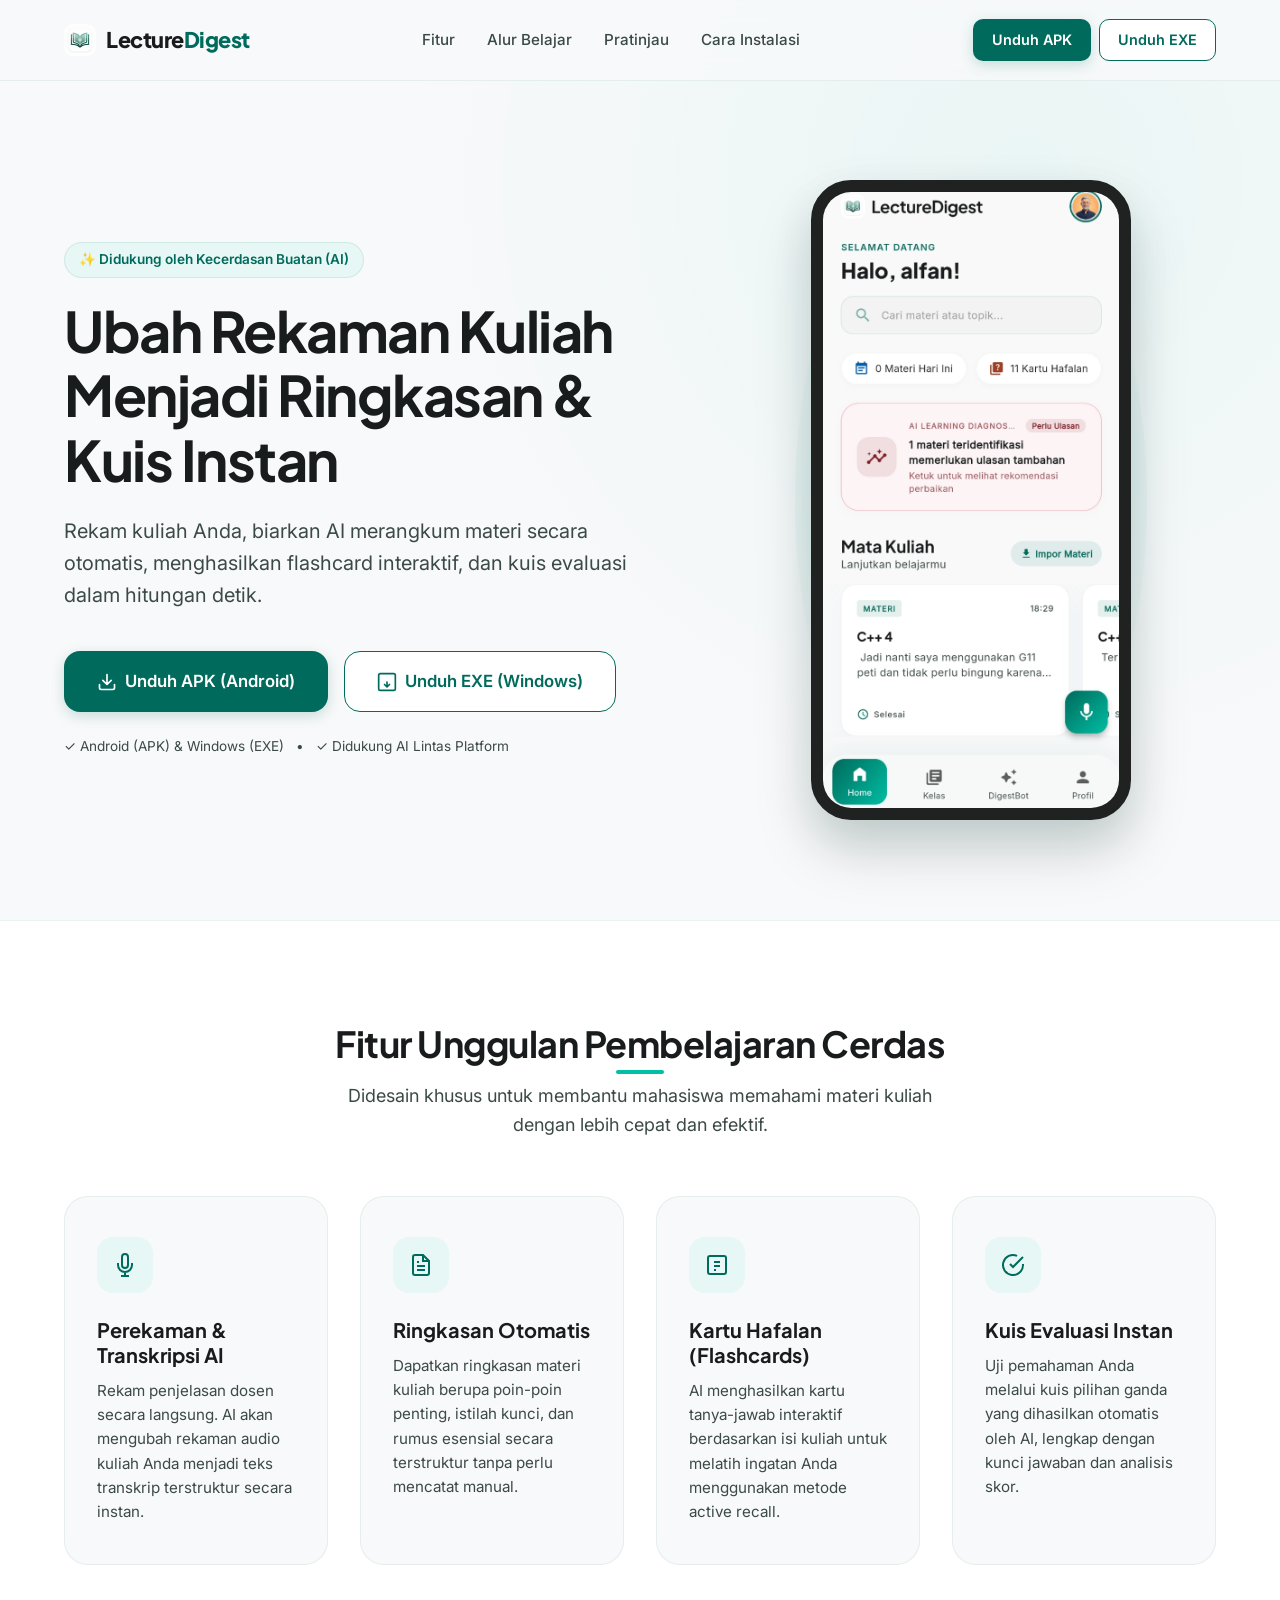
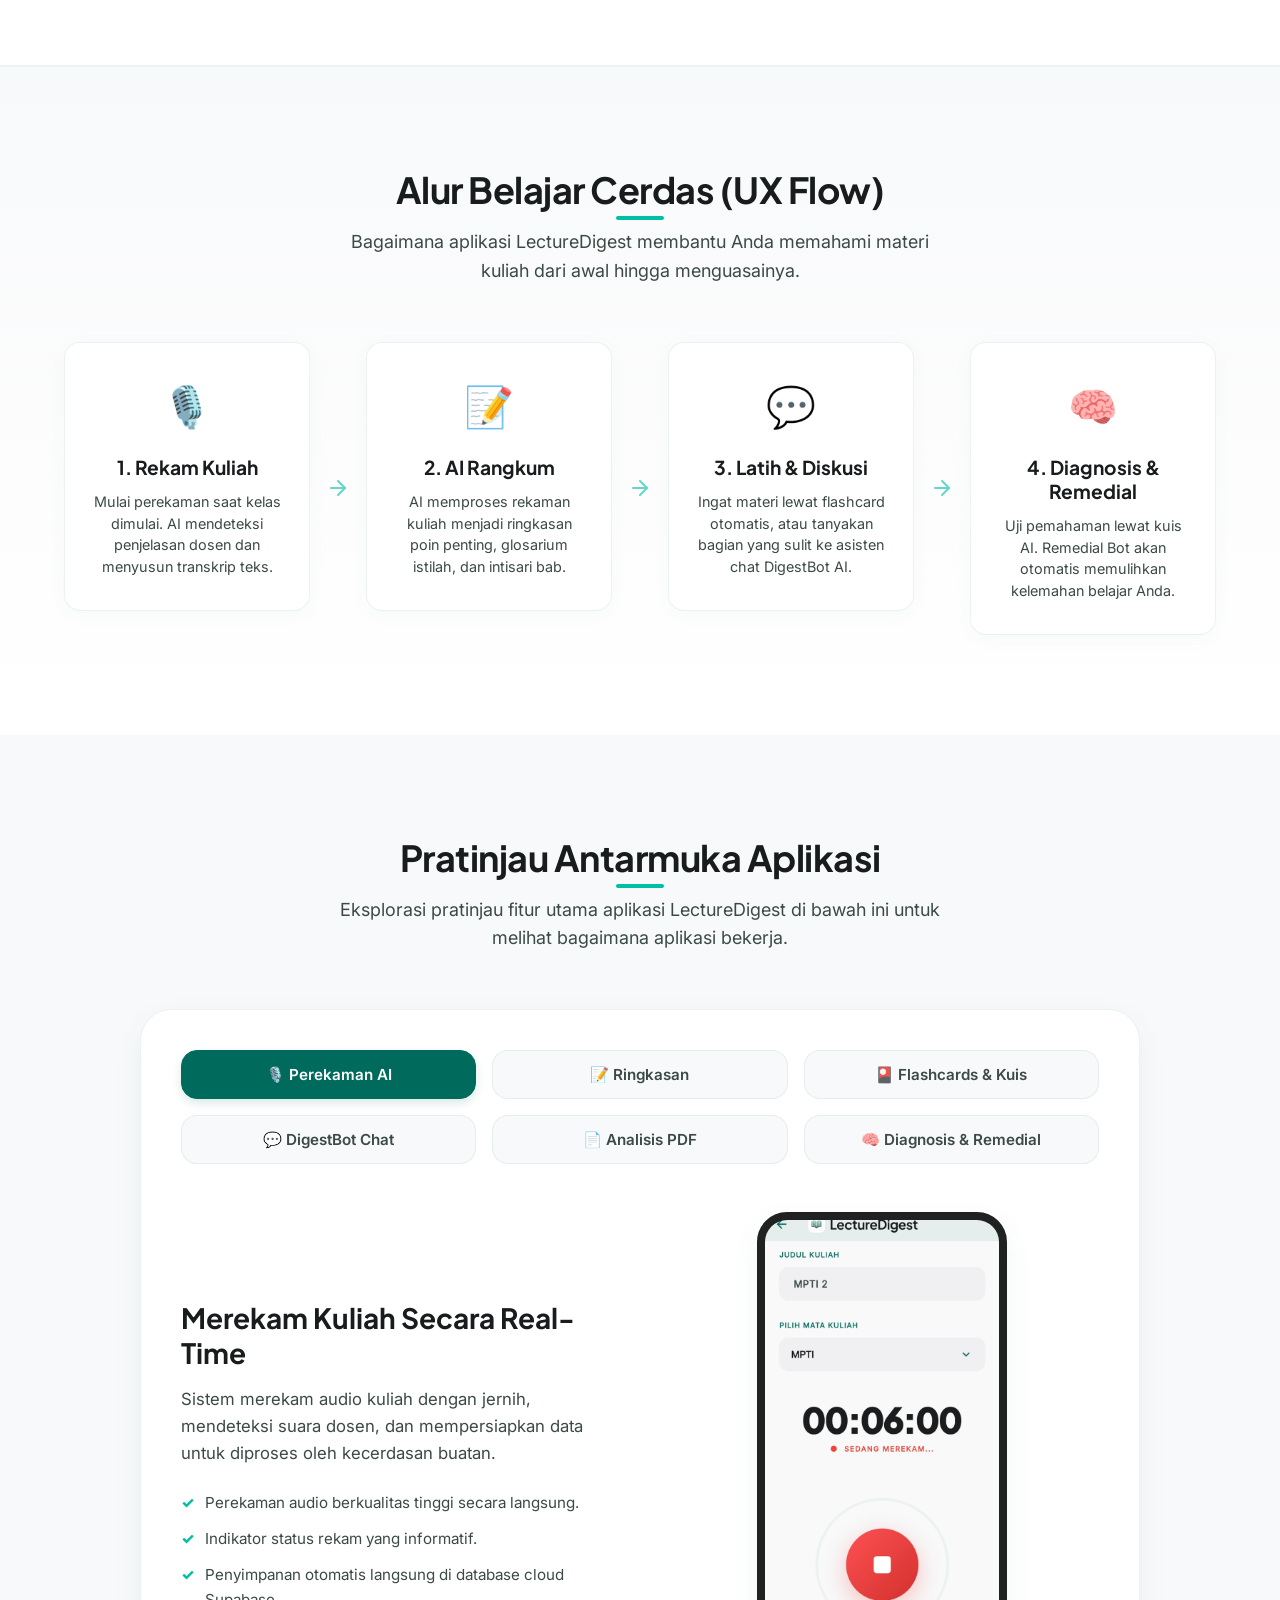
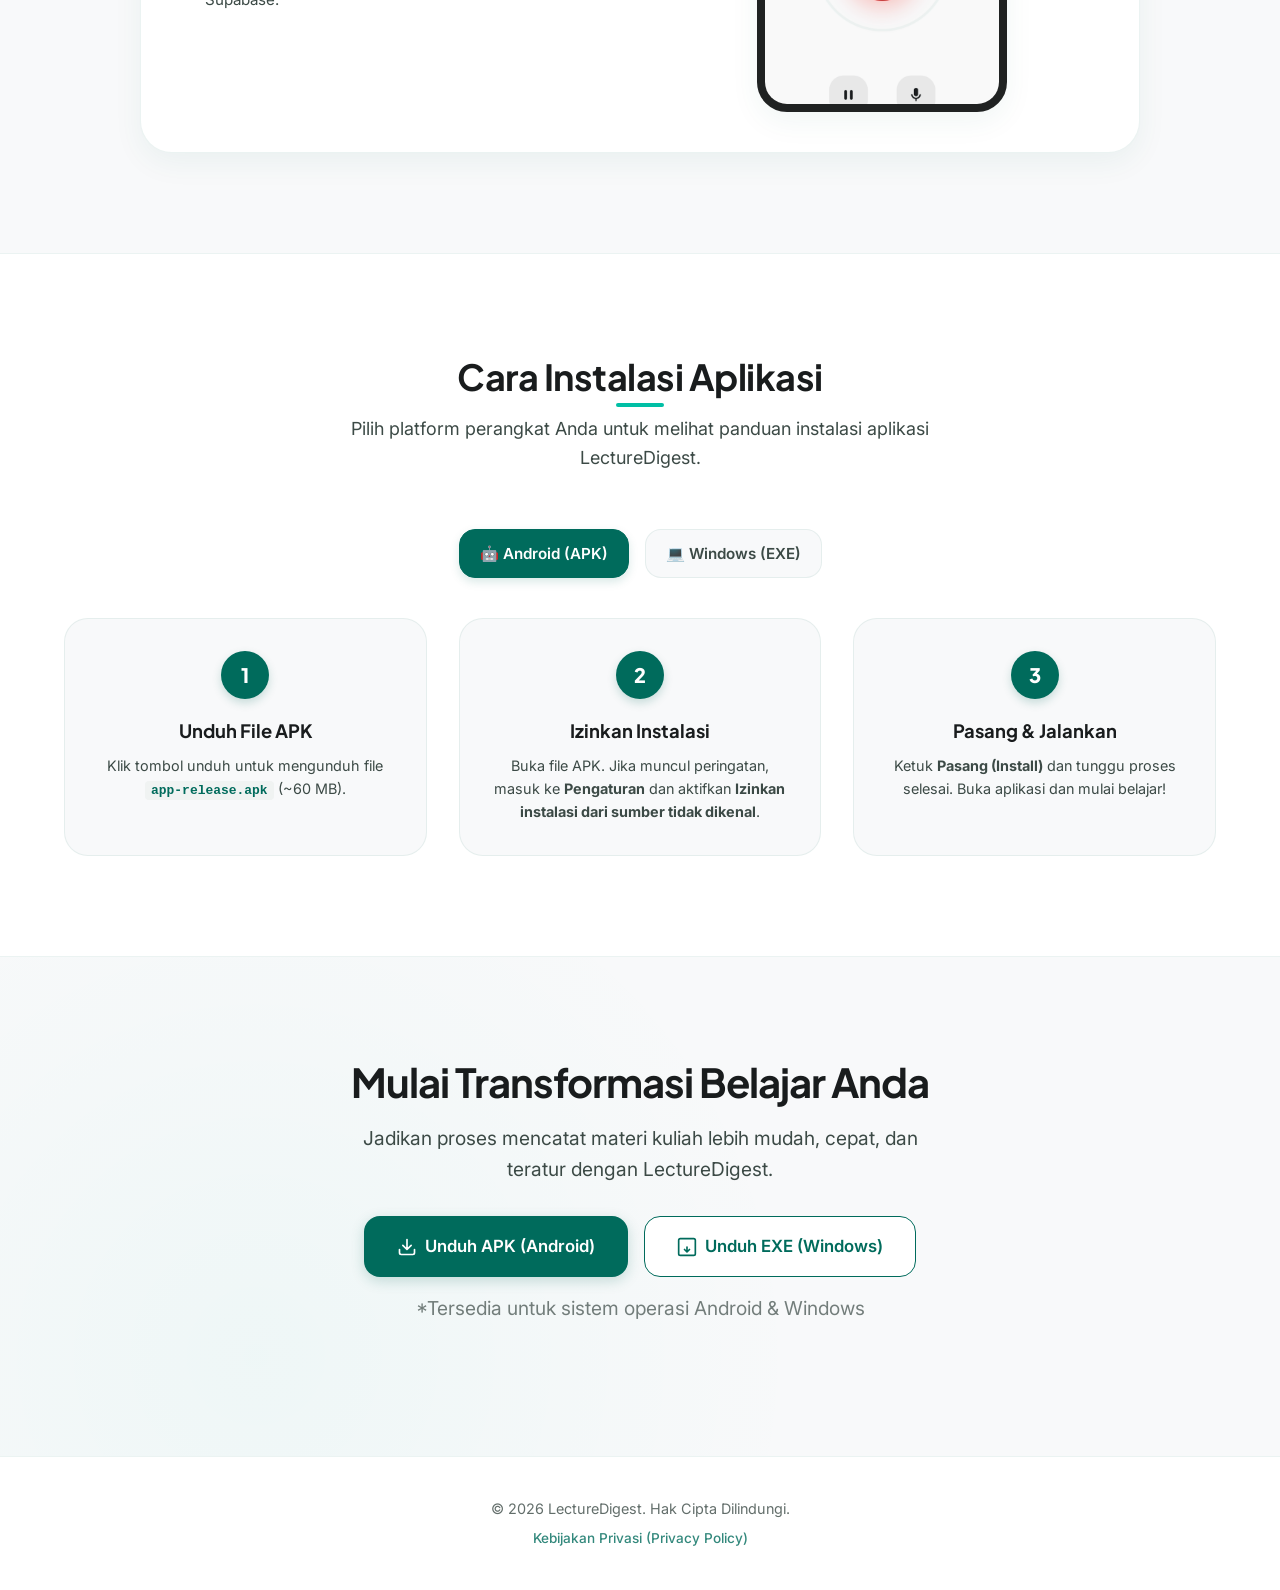
<file: index.html>
<!DOCTYPE html>
<html lang="id">
<head>
    <meta charset="UTF-8">
    <meta name="viewport" content="width=device-width, initial-scale=1.0">
    <title>LectureDigest - Rangkum Kuliah Otomatis dengan AI</title>
    <meta name="description" content="LectureDigest adalah aplikasi Flutter cerdas yang membantu mahasiswa merangkum materi kuliah secara otomatis menggunakan AI. Rekam, buat transkrip, flashcard, dan kuis secara instan.">
    
    <!-- Google Fonts -->
    <link rel="preconnect" href="https://fonts.googleapis.com">
    <link rel="preconnect" href="https://fonts.gstatic.com" crossorigin>
    <link href="https://fonts.googleapis.com/css2?family=Inter:wght@400;500;600&family=Plus+Jakarta+Sans:wght@600;700;800&display=swap" rel="stylesheet">
    
    <!-- Custom CSS -->
    <link rel="stylesheet" href="style.css">
    
    <!-- Favicon -->
    <link rel="icon" type="image/png" href="logo.png">
</head>
<body>

    <!-- Header / Navbar -->
    <header class="header">
        <div class="container navbar">
            <a href="#" class="logo">
                <img src="logo.png" alt="LectureDigest Logo" class="logo-img">
                <span class="logo-text">Lecture<span>Digest</span></span>
            </a>
            <nav class="nav-links">
                <a href="#fitur">Fitur</a>
                <a href="#alur">Alur Belajar</a>
                <a href="#demo">Pratinjau</a>
                <a href="#panduan">Cara Instalasi</a>
            </nav>
            <div class="nav-cta" style="display: flex; gap: 8px;">
                <a href="https://docs.google.com/file/d/1D8ZPhTMsYRMpi4HwBgtLhSe80zKdsb2G/view?usp=sharing" class="btn btn-primary btn-sm" target="_blank">
                    Unduh APK
                </a>
                <a href="https://docs.google.com/file/d/1uMV6IIDW2Dy5zKRCj3B8Sr2jO7gBpQwp/view?usp=sharing" class="btn btn-secondary btn-sm" target="_blank" style="background-color: var(--color-bg-card);">
                    Unduh EXE
                </a>
            </div>
        </div>
    </header>

    <!-- Hero Section -->
    <section class="hero-section">
        <div class="container hero-grid">
            <div class="hero-content">
                <div class="badge">✨ Didukung oleh Kecerdasan Buatan (AI)</div>
                <h1>Ubah Rekaman Kuliah Menjadi Ringkasan & Kuis Instan</h1>
                <p class="hero-subtitle">Rekam kuliah Anda, biarkan AI merangkum materi secara otomatis, menghasilkan flashcard interaktif, dan kuis evaluasi dalam hitungan detik.</p>
                
                <div class="hero-actions" style="display: flex; gap: 16px; flex-wrap: wrap;">
                    <a href="https://docs.google.com/file/d/1D8ZPhTMsYRMpi4HwBgtLhSe80zKdsb2G/view?usp=sharing" class="btn btn-primary btn-lg" target="_blank">
                        <svg width="20" height="20" viewBox="0 0 24 24" fill="none" stroke="currentColor" stroke-width="2" stroke-linecap="round" stroke-linejoin="round"><path d="M21 15v4a2 2 0 0 1-2 2H5a2 2 0 0 1-2-2v-4M7 10l5 5 5-5M12 15V3"/></svg>
                        Unduh APK (Android)
                    </a>
                    <a href="https://docs.google.com/file/d/1uMV6IIDW2Dy5zKRCj3B8Sr2jO7gBpQwp/view?usp=sharing" class="btn btn-secondary btn-lg" target="_blank" style="background-color: var(--color-bg-card);">
                        <svg width="20" height="20" viewBox="0 0 24 24" fill="none" stroke="currentColor" stroke-width="2" stroke-linecap="round" stroke-linejoin="round"><rect x="2" y="2" width="20" height="20" rx="2" ry="2"/><path d="M12 18v-6M9 15l3 3 3-3"/></svg>
                        Unduh EXE (Windows)
                    </a>
                </div>
                
                <div class="hero-meta">
                    <span>✓ Android (APK) & Windows (EXE)</span>
                    <span>•</span>
                    <span>✓ Didukung AI Lintas Platform</span>
                </div>
            </div>
            
            <div class="hero-visual">
                <!-- CSS App Mockup -->
                <div class="phone-frame-wrapper">
                    <div class="phone-frame">
                        <img src="ss/dashboard.png" alt="LectureDigest Dashboard" class="phone-screenshot">
                    </div>
                </div>
            </div>
        </div>
    </section>

    <!-- Features Section -->
    <section id="fitur" class="features-section">
        <div class="container">
            <div class="section-title text-center">
                <h2>Fitur Unggulan Pembelajaran Cerdas</h2>
                <p>Didesain khusus untuk membantu mahasiswa memahami materi kuliah dengan lebih cepat dan efektif.</p>
            </div>
            
            <div class="features-grid">
                <div class="feature-card">
                    <div class="feature-icon">
                        <svg width="24" height="24" viewBox="0 0 24 24" fill="none" stroke="currentColor" stroke-width="2"><path d="M12 1a3 3 0 0 0-3 3v8a3 3 0 0 0 6 0V4a3 3 0 0 0-3-3z"/><path d="M19 10v2a7 7 0 0 1-14 0v-2M12 19v4M8 23h8"/></svg>
                    </div>
                    <h3>Perekaman & Transkripsi AI</h3>
                    <p>Rekam penjelasan dosen secara langsung. AI akan mengubah rekaman audio kuliah Anda menjadi teks transkrip terstruktur secara instan.</p>
                </div>
                
                <div class="feature-card">
                    <div class="feature-icon">
                        <svg width="24" height="24" viewBox="0 0 24 24" fill="none" stroke="currentColor" stroke-width="2"><path d="M14 2H6a2 2 0 0 0-2 2v16a2 2 0 0 0 2 2h12a2 2 0 0 0 2-2V8z"/><polyline points="14 2 14 8 20 8"/><line x1="16" y1="13" x2="8" y2="13"/><line x1="16" y1="17" x2="8" y2="17"/><polyline points="10 9 9 9 8 9"/></svg>
                    </div>
                    <h3>Ringkasan Otomatis</h3>
                    <p>Dapatkan ringkasan materi kuliah berupa poin-poin penting, istilah kunci, dan rumus esensial secara terstruktur tanpa perlu mencatat manual.</p>
                </div>
                
                <div class="feature-card">
                    <div class="feature-icon">
                        <svg width="24" height="24" viewBox="0 0 24 24" fill="none" stroke="currentColor" stroke-width="2"><rect x="3" y="3" width="18" height="18" rx="2" ry="2"/><line x1="9" y1="9" x2="15" y2="9"/><line x1="9" y1="13" x2="15" y2="13"/><line x1="9" y1="17" x2="11" y2="17"/></svg>
                    </div>
                    <h3>Kartu Hafalan (Flashcards)</h3>
                    <p>AI menghasilkan kartu tanya-jawab interaktif berdasarkan isi kuliah untuk melatih ingatan Anda menggunakan metode active recall.</p>
                </div>
                
                <div class="feature-card">
                    <div class="feature-icon">
                        <svg width="24" height="24" viewBox="0 0 24 24" fill="none" stroke="currentColor" stroke-width="2"><path d="M22 11.08V12a10 10 0 1 1-5.93-9.14"/><polyline points="22 4 12 14.01 9 11.01"/></svg>
                    </div>
                    <h3>Kuis Evaluasi Instan</h3>
                    <p>Uji pemahaman Anda melalui kuis pilihan ganda yang dihasilkan otomatis oleh AI, lengkap dengan kunci jawaban dan analisis skor.</p>
                </div>
            </div>
        </div>
    </section>

    <!-- UX Flow Section -->
    <section id="alur" class="flow-section">
        <div class="container">
            <div class="section-title text-center">
                <h2>Alur Belajar Cerdas (UX Flow)</h2>
                <p>Bagaimana aplikasi LectureDigest membantu Anda memahami materi kuliah dari awal hingga menguasainya.</p>
            </div>
            
            <div class="flow-steps">
                <div class="flow-step">
                    <div class="flow-icon">🎙️</div>
                    <div class="flow-content">
                        <h4>1. Rekam Kuliah</h4>
                        <p>Mulai perekaman saat kelas dimulai. AI mendeteksi penjelasan dosen dan menyusun transkrip teks.</p>
                    </div>
                </div>
                <div class="flow-arrow">
                    <svg width="24" height="24" viewBox="0 0 24 24" fill="none" stroke="currentColor" stroke-width="2" stroke-linecap="round" stroke-linejoin="round"><line x1="5" y1="12" x2="19" y2="12"/><polyline points="12 5 19 12 12 19"/></svg>
                </div>
                <div class="flow-step">
                    <div class="flow-icon">📝</div>
                    <div class="flow-content">
                        <h4>2. AI Rangkum</h4>
                        <p>AI memproses rekaman kuliah menjadi ringkasan poin penting, glosarium istilah, dan intisari bab.</p>
                    </div>
                </div>
                <div class="flow-arrow">
                    <svg width="24" height="24" viewBox="0 0 24 24" fill="none" stroke="currentColor" stroke-width="2" stroke-linecap="round" stroke-linejoin="round"><line x1="5" y1="12" x2="19" y2="12"/><polyline points="12 5 19 12 12 19"/></svg>
                </div>
                <div class="flow-step">
                    <div class="flow-icon">💬</div>
                    <div class="flow-content">
                        <h4>3. Latih & Diskusi</h4>
                        <p>Ingat materi lewat flashcard otomatis, atau tanyakan bagian yang sulit ke asisten chat DigestBot AI.</p>
                    </div>
                </div>
                <div class="flow-arrow">
                    <svg width="24" height="24" viewBox="0 0 24 24" fill="none" stroke="currentColor" stroke-width="2" stroke-linecap="round" stroke-linejoin="round"><line x1="5" y1="12" x2="19" y2="12"/><polyline points="12 5 19 12 12 19"/></svg>
                </div>
                <div class="flow-step">
                    <div class="flow-icon">🧠</div>
                    <div class="flow-content">
                        <h4>4. Diagnosis & Remedial</h4>
                        <p>Uji pemahaman lewat kuis AI. Remedial Bot akan otomatis memulihkan kelemahan belajar Anda.</p>
                    </div>
                </div>
            </div>
        </div>
    </section>

    <!-- App Preview Section -->
    <section id="demo" class="demo-section">
        <div class="container">
            <div class="section-title text-center">
                <h2>Pratinjau Antarmuka Aplikasi</h2>
                <p>Eksplorasi pratinjau fitur utama aplikasi LectureDigest di bawah ini untuk melihat bagaimana aplikasi bekerja.</p>
            </div>
            
            <div class="demo-tabs-container">
                <div class="demo-tabs">
                    <button class="tab-btn active" onclick="switchTab('rekam')">🎙️ Perekaman AI</button>
                    <button class="tab-btn" onclick="switchTab('ringkas')">📝 Ringkasan</button>
                    <button class="tab-btn" onclick="switchTab('flash')">🎴 Flashcards & Kuis</button>
                    <button class="tab-btn" onclick="switchTab('bot')">💬 DigestBot Chat</button>
                    <button class="tab-btn" onclick="switchTab('pdf')">📄 Analisis PDF</button>
                    <button class="tab-btn" onclick="switchTab('diagnosis')">🧠 Diagnosis & Remedial</button>
                </div>
                
                <div class="demo-content-wrapper">
                    <!-- Tab Panel 1: Rekam -->
                    <div id="panel-rekam" class="tab-panel active">
                        <div class="panel-layout">
                            <div class="panel-info">
                                <h3>Merekam Kuliah Secara Real-Time</h3>
                                <p>Sistem merekam audio kuliah dengan jernih, mendeteksi suara dosen, dan mempersiapkan data untuk diproses oleh kecerdasan buatan.</p>
                                <ul class="bullet-list">
                                    <li>Perekaman audio berkualitas tinggi secara langsung.</li>
                                    <li>Indikator status rekam yang informatif.</li>
                                    <li>Penyimpanan otomatis langsung di database cloud Supabase.</li>
                                </ul>
                            </div>
                            <div class="panel-preview">
                                <div class="phone-frame mini-phone">
                                    <img src="ss/rekam.png" alt="Perekaman AI LectureDigest" class="phone-screenshot">
                                </div>
                            </div>
                        </div>
                    </div>
                    
                    <!-- Tab Panel 2: Ringkas -->
                    <div id="panel-ringkas" class="tab-panel">
                        <div class="panel-layout">
                            <div class="panel-info">
                                <h3>Ringkasan Otomatis Berbasis AI</h3>
                                <p>Menghasilkan rangkuman berstruktur dari transkrip kuliah panjang. Menemukan poin-poin terpenting dalam hitungan detik.</p>
                                <ul class="bullet-list">
                                    <li>Pembuatan rangkuman otomatis berdasarkan materi kuliah.</li>
                                    <li>Pengelompokan dalam sub-bab/topik yang rapi.</li>
                                    <li>Ekstraksi poin-poin kunci materi secara detail.</li>
                                </ul>
                            </div>
                            <div class="panel-preview">
                                <div class="phone-frame mini-phone">
                                    <img src="ss/ringkasan 1.png" alt="Ringkasan Otomatis LectureDigest" class="phone-screenshot">
                                </div>
                            </div>
                        </div>
                    </div>
                    
                    <!-- Tab Panel 3: Flashcards -->
                    <div id="panel-flash" class="tab-panel">
                        <div class="panel-layout">
                            <div class="panel-info">
                                <h3>Belajar Cepat dengan Flashcard & Kuis</h3>
                                <p>Sistem mengekstrak konsep kunci dan membuat kuis serta pertanyaan kartu hafalan otomatis untuk melatih daya ingat Anda.</p>
                                <ul class="bullet-list">
                                    <li>Metode Active Recall untuk mengingat materi kuliah.</li>
                                    <li>Pembuatan kartu tanya-jawab otomatis dari teks ringkasan.</li>
                                    <li>Kuis pilihan ganda untuk mengevaluasi pemahaman belajar.</li>
                                </ul>
                            </div>
                            <div class="panel-preview">
                                <div class="phone-frame mini-phone">
                                    <img src="ss/flashcard1.png" alt="Flashcards LectureDigest" class="phone-screenshot">
                                </div>
                            </div>
                        </div>
                    </div>
                    
                    <!-- Tab Panel 4: DigestBot -->
                    <div id="panel-bot" class="tab-panel">
                        <div class="panel-layout">
                            <div class="panel-info">
                                <h3>Asisten Belajar Cerdas: DigestBot</h3>
                                <p>Fitur tanya jawab langsung dengan AI pintar yang mengetahui isi rekaman kuliah Anda secara detail.</p>
                                <ul class="bullet-list">
                                    <li>Tanya jawab interaktif seputar isi rekaman.</li>
                                    <li>Minta penjelasan ulang pada bagian materi yang sulit.</li>
                                    <li>Asisten AI pribadi yang selalu siap membantu kapan saja.</li>
                                </ul>
                            </div>
                            <div class="panel-preview">
                                <div class="phone-frame mini-phone">
                                    <img src="ss/digestbot1.png" alt="DigestBot Chat AI LectureDigest" class="phone-screenshot">
                                </div>
                            </div>
                        </div>
                    </div>
                    
                    <!-- Tab Panel 5: Analisis PDF -->
                    <div id="panel-pdf" class="tab-panel">
                        <div class="panel-layout">
                            <div class="panel-info">
                                <h3>Unggah & Analisis PDF</h3>
                                <p>Membaca dan merangkum slide kuliah/PDF bahan ajar Anda langsung di dalam aplikasi.</p>
                                <ul class="bullet-list">
                                    <li>Unggah file bahan kuliah berupa slide presentasi atau dokumen PDF.</li>
                                    <li>AI akan mengekstrak informasi dan membuat materi ringkasan.</li>
                                    <li>Bahan ajar terpusat untuk memudahkan belajar terarah.</li>
                                </ul>
                            </div>
                            <div class="panel-preview">
                                <div class="phone-frame mini-phone">
                                    <img src="ss/pdf1.png" alt="Analisis PDF LectureDigest" class="phone-screenshot">
                                </div>
                            </div>
                        </div>
                    </div>
                    
                    <!-- Tab Panel 6: Diagnosis -->
                    <div id="panel-diagnosis" class="tab-panel">
                        <div class="panel-layout">
                            <div class="panel-info">
                                <h3>Diagnosis Pemahaman & Remedial Bot</h3>
                                <p>Mendiagnosis kelemahan belajar Anda dan memberikan bantuan remedial otomatis.</p>
                                <ul class="bullet-list">
                                    <li>Analisis otomatis tingkat pemahaman per topik kuliah.</li>
                                    <li>Remedial Bot memberikan materi remedial terarah.</li>
                                    <li>Rekomendasi materi yang perlu dipelajari kembali agar nilai maksimal.</li>
                                </ul>
                            </div>
                            <div class="panel-preview">
                                <div class="phone-frame mini-phone">
                                    <img src="ss/diagnosis1.png" alt="Diagnosis Pemahaman LectureDigest" class="phone-screenshot">
                                </div>
                            </div>
                        </div>
                    </div>
                </div>
            </div>
        </div>
    </section>

    <!-- Installation Guide Section -->
    <section id="panduan" class="guide-section">
        <div class="container">
            <div class="section-title text-center">
                <h2>Cara Instalasi Aplikasi</h2>
                <p>Pilih platform perangkat Anda untuk melihat panduan instalasi aplikasi LectureDigest.</p>
            </div>

            <div class="install-tabs" style="display: flex; justify-content: center; gap: 16px; margin-bottom: 40px;">
                <button class="tab-btn active" id="btn-inst-android" onclick="switchInstallTab('android')">🤖 Android (APK)</button>
                <button class="tab-btn" id="btn-inst-windows" onclick="switchInstallTab('windows')">💻 Windows (EXE)</button>
            </div>
            
            <!-- Android Guide -->
            <div id="inst-android" class="install-panel">
                <div class="guide-steps">
                    <div class="step-card">
                        <div class="step-num">1</div>
                        <h4>Unduh File APK</h4>
                        <p>Klik tombol unduh untuk mengunduh file <code>app-release.apk</code> (~60 MB).</p>
                    </div>
                    
                    <div class="step-card">
                        <div class="step-num">2</div>
                        <h4>Izinkan Instalasi</h4>
                        <p>Buka file APK. Jika muncul peringatan, masuk ke <strong>Pengaturan</strong> dan aktifkan <strong>Izinkan instalasi dari sumber tidak dikenal</strong>.</p>
                    </div>
                    
                    <div class="step-card">
                        <div class="step-num">3</div>
                        <h4>Pasang & Jalankan</h4>
                        <p>Ketuk <strong>Pasang (Install)</strong> dan tunggu proses selesai. Buka aplikasi dan mulai belajar!</p>
                    </div>
                </div>
            </div>

            <!-- Windows Guide -->
            <div id="inst-windows" class="install-panel" style="display: none;">
                <div class="guide-steps">
                    <div class="step-card">
                        <div class="step-num">1</div>
                        <h4>Unduh Folder Rilis ZIP</h4>
                        <p>Klik tombol unduh untuk mendapatkan file kompresi ZIP (misalnya <code>Release.zip</code>) dari Google Drive.</p>
                    </div>
                    
                    <div class="step-card">
                        <div class="step-num">2</div>
                        <h4>Ekstrak File ZIP</h4>
                        <p>Setelah selesai diunduh, klik kanan pada file ZIP tersebut dan pilih <strong>Extract All...</strong> (Ekstrak Semua) ke folder pilihan Anda.</p>
                    </div>
                    
                    <div class="step-card">
                        <div class="step-num">3</div>
                        <h4>Jalankan Aplikasi</h4>
                        <p>Buka folder hasil ekstrak, cari file <strong><code>lecturer_digest.exe</code></strong>, lalu klik dua kali untuk menjalankan aplikasi!</p>
                    </div>
                </div>
            </div>
        </div>
    </section>

    <!-- CTA Section -->
    <section class="cta-section">
        <div class="container text-center">
            <h2>Mulai Transformasi Belajar Anda</h2>
            <p>Jadikan proses mencatat materi kuliah lebih mudah, cepat, dan teratur dengan LectureDigest.</p>
            <div class="cta-btn-wrapper" style="display: flex; justify-content: center; gap: 16px; flex-wrap: wrap;">
                <a href="https://docs.google.com/file/d/1D8ZPhTMsYRMpi4HwBgtLhSe80zKdsb2G/view?usp=sharing" class="btn btn-primary btn-lg" target="_blank">
                    <svg width="20" height="20" viewBox="0 0 24 24" fill="none" stroke="currentColor" stroke-width="2" stroke-linecap="round" stroke-linejoin="round"><path d="M21 15v4a2 2 0 0 1-2 2H5a2 2 0 0 1-2-2v-4M7 10l5 5 5-5M12 15V3"/></svg>
                    Unduh APK (Android)
                </a>
                <a href="https://docs.google.com/file/d/1uMV6IIDW2Dy5zKRCj3B8Sr2jO7gBpQwp/view?usp=sharing" class="btn btn-secondary btn-lg" target="_blank" style="background-color: var(--color-bg-card);">
                    <svg width="20" height="20" viewBox="0 0 24 24" fill="none" stroke="currentColor" stroke-width="2" stroke-linecap="round" stroke-linejoin="round"><rect x="2" y="2" width="20" height="20" rx="2" ry="2"/><path d="M12 18v-6M9 15l3 3 3-3"/></svg>
                    Unduh EXE (Windows)
                </a>
            </div>
            <p class="cta-note">*Tersedia untuk sistem operasi Android & Windows</p>
        </div>
    </section>

    <!-- Footer -->
    <footer class="footer">
        <div class="container" style="display: flex; flex-direction: column; gap: 8px; align-items: center;">
            <p class="copyright">© 2026 LectureDigest. Hak Cipta Dilindungi.</p>
            <div class="footer-links" style="font-size: 0.85rem; opacity: 0.8; display: flex; gap: 16px;">
                <a href="privacy.html" style="color: var(--color-primary); font-weight: 500;">Kebijakan Privasi (Privacy Policy)</a>
            </div>
        </div>
    </footer>

    <!-- Interactive JS Scripts -->
    <script>
        // Tab switching logic
        function switchTab(tabId) {
            // Remove active classes
            document.querySelectorAll('.tab-btn').forEach(btn => btn.classList.remove('active'));
            document.querySelectorAll('.tab-panel').forEach(panel => panel.classList.remove('active'));
            
            // Add active to current button
            event.currentTarget.classList.add('active');
            
            // Show corresponding panel
            document.getElementById('panel-' + tabId).classList.add('active');
        }

        // Installation Guide switcher
        function switchInstallTab(platform) {
            document.getElementById('btn-inst-android').classList.remove('active');
            document.getElementById('btn-inst-windows').classList.remove('active');
            
            document.getElementById('inst-android').style.display = 'none';
            document.getElementById('inst-windows').style.display = 'none';
            
            if (platform === 'android') {
                document.getElementById('btn-inst-android').classList.add('active');
                document.getElementById('inst-android').style.display = 'block';
            } else {
                document.getElementById('btn-inst-windows').classList.add('active');
                document.getElementById('inst-windows').style.display = 'block';
            }
        }
    </script>
</body>
</html>
</file>
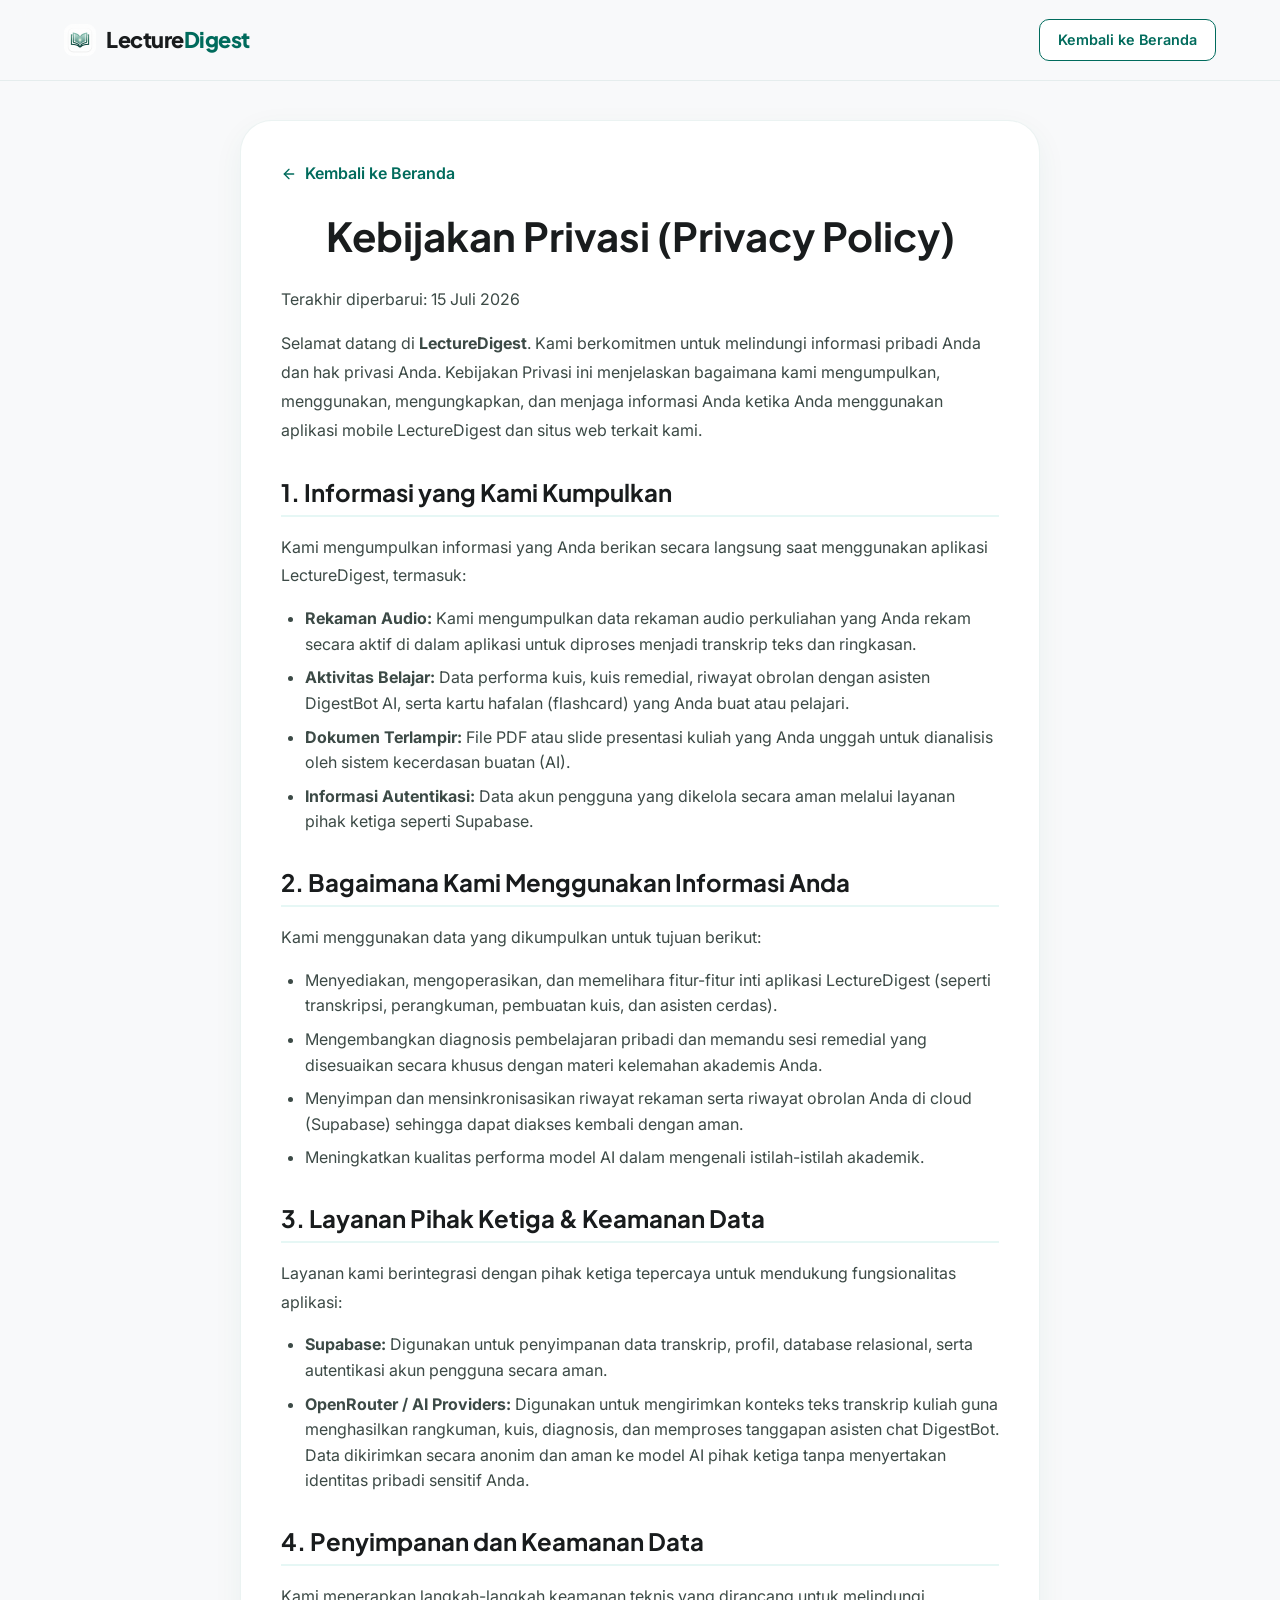
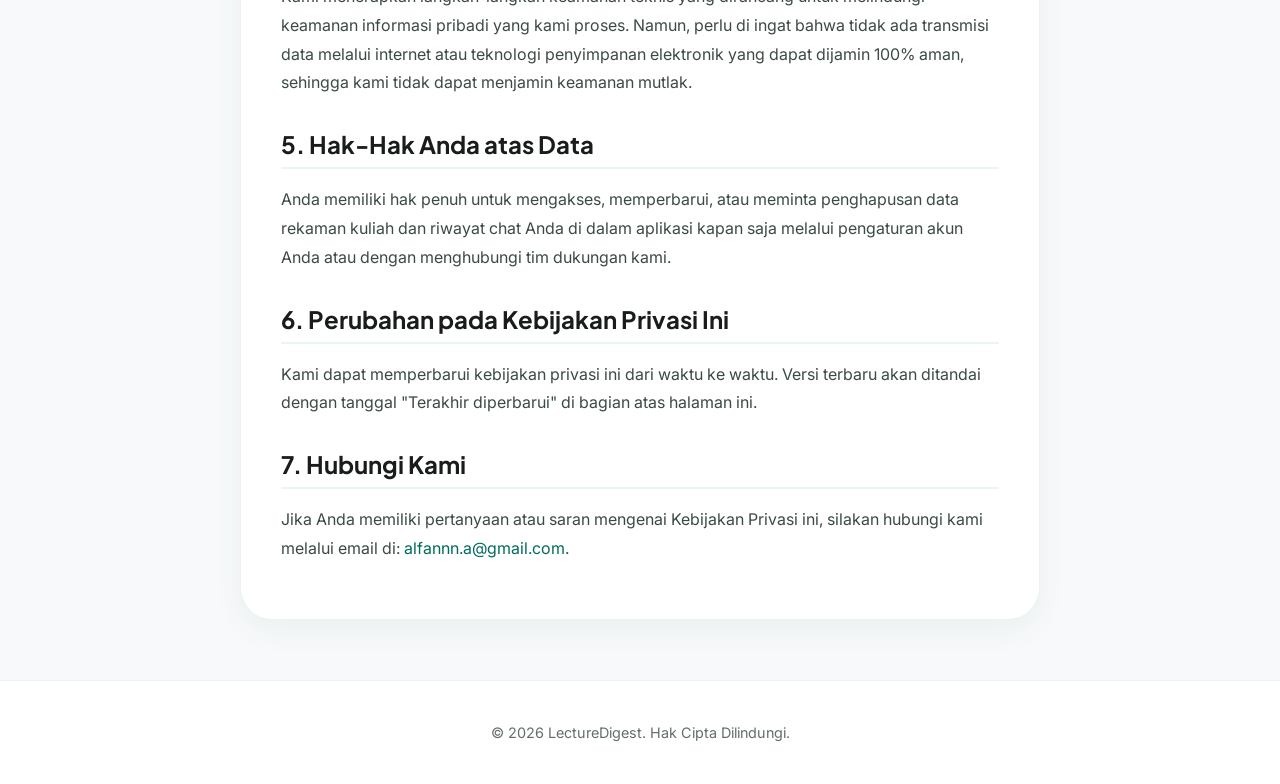
<file: privacy.html>
<!DOCTYPE html>
<html lang="id">
<head>
    <meta charset="UTF-8">
    <meta name="viewport" content="width=device-width, initial-scale=1.0">
    <title>Kebijakan Privasi - LectureDigest</title>
    <meta name="description" content="Kebijakan Privasi penggunaan aplikasi dan layanan LectureDigest.">
    
    <!-- Google Fonts -->
    <link rel="preconnect" href="https://fonts.googleapis.com">
    <link rel="preconnect" href="https://fonts.gstatic.com" crossorigin>
    <link href="https://fonts.googleapis.com/css2?family=Inter:wght@400;500;600&family=Plus+Jakarta+Sans:wght@600;700;800&display=swap" rel="stylesheet">
    
    <!-- Custom CSS -->
    <link rel="stylesheet" href="style.css">
    
    <!-- Favicon -->
    <link rel="icon" type="image/png" href="logo.png">
    
    <style>
        .privacy-container {
            max-width: 800px;
            margin: 120px auto 60px auto;
            padding: 40px;
            background-color: var(--color-bg-card);
            border: 1px solid var(--color-border);
            border-radius: var(--radius-xl);
            box-shadow: var(--shadow-medium);
        }
        .privacy-content h1 {
            font-size: 2.5rem;
            margin-bottom: 24px;
            color: var(--color-text-primary);
            text-align: center;
        }
        .privacy-content h2 {
            font-size: 1.5rem;
            margin-top: 32px;
            margin-bottom: 16px;
            color: var(--color-text-primary);
            border-bottom: 2px solid var(--color-primary-light);
            padding-bottom: 8px;
        }
        .privacy-content p {
            margin-bottom: 16px;
            line-height: 1.8;
            color: var(--color-text-secondary);
        }
        .privacy-content ul {
            margin-bottom: 16px;
            padding-left: 24px;
        }
        .privacy-content li {
            margin-bottom: 8px;
            line-height: 1.6;
        }
        .back-btn {
            display: inline-flex;
            align-items: center;
            gap: 8px;
            margin-bottom: 24px;
            color: var(--color-primary);
            font-weight: 600;
        }
        .back-btn:hover {
            color: #005649;
        }
    </style>
</head>
<body>

    <!-- Header / Navbar -->
    <header class="header">
        <div class="container navbar">
            <a href="index.html" class="logo">
                <img src="logo.png" alt="LectureDigest Logo" class="logo-img">
                <span class="logo-text">Lecture<span>Digest</span></span>
            </a>
            <div class="nav-cta">
                <a href="index.html" class="btn btn-secondary btn-sm" style="background-color: var(--color-bg-card);">
                    Kembali ke Beranda
                </a>
            </div>
        </div>
    </header>

    <div class="container">
        <div class="privacy-container">
            <a href="index.html" class="back-btn">
                <svg width="16" height="16" viewBox="0 0 24 24" fill="none" stroke="currentColor" stroke-width="2" stroke-linecap="round" stroke-linejoin="round"><line x1="19" y1="12" x2="5" y2="12"/><polyline points="12 19 5 12 12 5"/></svg>
                Kembali ke Beranda
            </a>
            
            <article class="privacy-content">
                <h1>Kebijakan Privasi (Privacy Policy)</h1>
                <p>Terakhir diperbarui: 15 Juli 2026</p>
                
                <p>Selamat datang di <strong>LectureDigest</strong>. Kami berkomitmen untuk melindungi informasi pribadi Anda dan hak privasi Anda. Kebijakan Privasi ini menjelaskan bagaimana kami mengumpulkan, menggunakan, mengungkapkan, dan menjaga informasi Anda ketika Anda menggunakan aplikasi mobile LectureDigest dan situs web terkait kami.</p>

                <h2>1. Informasi yang Kami Kumpulkan</h2>
                <p>Kami mengumpulkan informasi yang Anda berikan secara langsung saat menggunakan aplikasi LectureDigest, termasuk:</p>
                <ul>
                    <li><strong>Rekaman Audio:</strong> Kami mengumpulkan data rekaman audio perkuliahan yang Anda rekam secara aktif di dalam aplikasi untuk diproses menjadi transkrip teks dan ringkasan.</li>
                    <li><strong>Aktivitas Belajar:</strong> Data performa kuis, kuis remedial, riwayat obrolan dengan asisten DigestBot AI, serta kartu hafalan (flashcard) yang Anda buat atau pelajari.</li>
                    <li><strong>Dokumen Terlampir:</strong> File PDF atau slide presentasi kuliah yang Anda unggah untuk dianalisis oleh sistem kecerdasan buatan (AI).</li>
                    <li><strong>Informasi Autentikasi:</strong> Data akun pengguna yang dikelola secara aman melalui layanan pihak ketiga seperti Supabase.</li>
                </ul>

                <h2>2. Bagaimana Kami Menggunakan Informasi Anda</h2>
                <p>Kami menggunakan data yang dikumpulkan untuk tujuan berikut:</p>
                <ul>
                    <li>Menyediakan, mengoperasikan, dan memelihara fitur-fitur inti aplikasi LectureDigest (seperti transkripsi, perangkuman, pembuatan kuis, dan asisten cerdas).</li>
                    <li>Mengembangkan diagnosis pembelajaran pribadi dan memandu sesi remedial yang disesuaikan secara khusus dengan materi kelemahan akademis Anda.</li>
                    <li>Menyimpan dan mensinkronisasikan riwayat rekaman serta riwayat obrolan Anda di cloud (Supabase) sehingga dapat diakses kembali dengan aman.</li>
                    <li>Meningkatkan kualitas performa model AI dalam mengenali istilah-istilah akademik.</li>
                </ul>

                <h2>3. Layanan Pihak Ketiga & Keamanan Data</h2>
                <p>Layanan kami berintegrasi dengan pihak ketiga tepercaya untuk mendukung fungsionalitas aplikasi:</p>
                <ul>
                    <li><strong>Supabase:</strong> Digunakan untuk penyimpanan data transkrip, profil, database relasional, serta autentikasi akun pengguna secara aman.</li>
                    <li><strong>OpenRouter / AI Providers:</strong> Digunakan untuk mengirimkan konteks teks transkrip kuliah guna menghasilkan rangkuman, kuis, diagnosis, dan memproses tanggapan asisten chat DigestBot. Data dikirimkan secara anonim dan aman ke model AI pihak ketiga tanpa menyertakan identitas pribadi sensitif Anda.</li>
                </ul>

                <h2>4. Penyimpanan dan Keamanan Data</h2>
                <p>Kami menerapkan langkah-langkah keamanan teknis yang dirancang untuk melindungi keamanan informasi pribadi yang kami proses. Namun, perlu di ingat bahwa tidak ada transmisi data melalui internet atau teknologi penyimpanan elektronik yang dapat dijamin 100% aman, sehingga kami tidak dapat menjamin keamanan mutlak.</p>

                <h2>5. Hak-Hak Anda atas Data</h2>
                <p>Anda memiliki hak penuh untuk mengakses, memperbarui, atau meminta penghapusan data rekaman kuliah dan riwayat chat Anda di dalam aplikasi kapan saja melalui pengaturan akun Anda atau dengan menghubungi tim dukungan kami.</p>

                <h2>6. Perubahan pada Kebijakan Privasi Ini</h2>
                <p>Kami dapat memperbarui kebijakan privasi ini dari waktu ke waktu. Versi terbaru akan ditandai dengan tanggal "Terakhir diperbarui" di bagian atas halaman ini.</p>

                <h2>7. Hubungi Kami</h2>
                <p>Jika Anda memiliki pertanyaan atau saran mengenai Kebijakan Privasi ini, silakan hubungi kami melalui email di: <a href="mailto:alfannn.a@gmail.com" style="color: var(--color-primary);">alfannn.a@gmail.com</a>.</p>
            </article>
        </div>
    </div>

    <!-- Footer -->
    <footer class="footer">
        <div class="container">
            <p class="copyright">© 2026 LectureDigest. Hak Cipta Dilindungi.</p>
        </div>
    </footer>

</body>
</html>
</file>
<file: style.css>
/* ==========================================================================
   Design System & Variable Declarations
   ========================================================================== */
:root {
    /* Primary Colors */
    --color-primary: #006b5c;         /* App Theme Deep Teal */
    --color-primary-rgb: 0, 107, 92;
    --color-primary-container: #00bfa5; /* Vibrant Turquoise Green */
    --color-primary-light: #e6f7f5;    /* Very Light Mint */
    
    /* Secondary & Dark Accents */
    --color-secondary: #005faf;       /* Blue Accent */
    --color-text-primary: #191c1d;    /* Deep Charcoal-Green */
    --color-text-secondary: #3c4a46;  /* Muted Slate-Teal */
    --color-border: rgba(0, 107, 92, 0.08);
    --color-border-active: rgba(0, 107, 92, 0.2);
    
    /* Backgrounds */
    --color-bg-page: #f8f9fa;         /* Off-white page background */
    --color-bg-card: #ffffff;         /* Pure white cards */
    --color-bg-subtle: #f0f3f2;       /* Light gray-teal */
    
    /* Animations */
    --transition-smooth: all 0.3s cubic-bezier(0.4, 0, 0.2, 1);
    --shadow-subtle: 0 4px 20px rgba(0, 107, 92, 0.03);
    --shadow-medium: 0 10px 30px rgba(0, 107, 92, 0.06);
    --shadow-premium: 0 20px 40px rgba(0, 107, 92, 0.1);
    
    /* Border Radius */
    --radius-sm: 8px;
    --radius-md: 16px;
    --radius-lg: 24px;
    --radius-xl: 32px;
}

/* ==========================================================================
   Base CSS & Reset
   ========================================================================== */
* {
    box-sizing: border-box;
    margin: 0;
    padding: 0;
}

html {
    scroll-behavior: smooth;
    font-size: 16px;
}

body {
    font-family: 'Inter', -apple-system, BlinkMacSystemFont, "Segoe UI", Roboto, Helvetica, Arial, sans-serif;
    color: var(--color-text-secondary);
    background-color: var(--color-bg-page);
    line-height: 1.6;
    overflow-x: hidden;
    -webkit-font-smoothing: antialiased;
}

h1, h2, h3, h4, h5, h6 {
    font-family: 'Plus Jakarta Sans', sans-serif;
    color: var(--color-text-primary);
    font-weight: 700;
    line-height: 1.25;
}

a {
    color: inherit;
    text-decoration: none;
    transition: var(--transition-smooth);
}

img, svg {
    max-width: 100%;
    height: auto;
    vertical-align: middle;
}

code {
    background-color: var(--color-bg-subtle);
    padding: 2px 6px;
    border-radius: 4px;
    font-size: 0.9em;
    color: var(--color-primary);
    font-weight: 600;
}

/* ==========================================================================
   Utility Layout Components
   ========================================================================== */
.container {
    width: 100%;
    max-width: 1200px;
    margin: 0 auto;
    padding: 0 24px;
}

.text-center {
    text-align: center;
}

.section-title {
    margin-bottom: 56px;
}

.section-title h2 {
    font-size: 2.25rem;
    margin-bottom: 16px;
    letter-spacing: -0.5px;
    position: relative;
    display: inline-block;
}

.section-title h2::after {
    content: '';
    position: absolute;
    bottom: -8px;
    left: 50%;
    transform: translateX(-50%);
    width: 48px;
    height: 4px;
    background-color: var(--color-primary-container);
    border-radius: 2px;
}

.section-title p {
    font-size: 1.125rem;
    max-width: 600px;
    margin: 0 auto;
    color: var(--color-text-secondary);
}

/* ==========================================================================
   Buttons (Minimalist & Dynamic)
   ========================================================================== */
.btn {
    display: inline-flex;
    align-items: center;
    justify-content: center;
    gap: 8px;
    font-weight: 600;
    font-family: 'Inter', sans-serif;
    border-radius: var(--radius-md);
    cursor: pointer;
    transition: var(--transition-smooth);
    border: 1px solid transparent;
}

.btn-primary {
    background-color: var(--color-primary);
    color: white;
    box-shadow: 0 4px 14px rgba(0, 107, 92, 0.2);
}

.btn-primary:hover {
    background-color: #005649;
    transform: translateY(-2px);
    box-shadow: 0 6px 20px rgba(0, 107, 92, 0.3);
}

.btn-primary:active {
    transform: translateY(0);
}

.btn-secondary {
    background-color: var(--color-bg-card);
    color: var(--color-primary);
    border-color: var(--color-primary);
}

.btn-secondary:hover {
    background-color: var(--color-primary-light);
    transform: translateY(-2px);
}

.btn-lg {
    padding: 16px 32px;
    font-size: 1.05rem;
}

.btn-sm {
    padding: 8px 18px;
    font-size: 0.9rem;
    border-radius: 10px;
}

/* ==========================================================================
   Header / Navbar
   ========================================================================== */
.header {
    position: fixed;
    top: 0;
    left: 0;
    width: 100%;
    z-index: 1000;
    background-color: rgba(248, 249, 250, 0.8);
    backdrop-filter: blur(12px);
    -webkit-backdrop-filter: blur(12px);
    border-bottom: 1px solid var(--color-border);
}

.navbar {
    display: flex;
    align-items: center;
    justify-content: space-between;
    height: 80px;
}

.logo {
    display: flex;
    align-items: center;
    gap: 10px;
}

.logo-img {
    width: 32px;
    height: 32px;
    object-fit: cover;
    border-radius: 9px;
}

.logo-text {
    font-family: 'Plus Jakarta Sans', sans-serif;
    font-weight: 800;
    font-size: 1.35rem;
    letter-spacing: -0.5px;
    color: var(--color-text-primary);
}

.logo-text span {
    color: var(--color-primary);
}

.nav-links {
    display: flex;
    align-items: center;
    gap: 32px;
}

.nav-links a {
    font-size: 0.95rem;
    font-weight: 500;
    color: var(--color-text-secondary);
}

.nav-links a:hover {
    color: var(--color-primary);
}

/* ==========================================================================
   Hero Section
   ========================================================================== */
.hero-section {
    padding: 180px 0 100px 0;
    background: radial-gradient(circle at 80% 20%, rgba(0, 191, 165, 0.06) 0%, rgba(248, 249, 250, 0) 50%);
}

.hero-grid {
    display: grid;
    grid-template-columns: 1.1fr 0.9fr;
    gap: 64px;
    align-items: center;
}

.hero-content h1 {
    font-size: 3.5rem;
    line-height: 1.15;
    letter-spacing: -1.5px;
    margin-bottom: 24px;
}

.badge {
    display: inline-block;
    padding: 6px 14px;
    background-color: var(--color-primary-light);
    color: var(--color-primary);
    font-size: 0.85rem;
    font-weight: 600;
    border-radius: 100px;
    margin-bottom: 20px;
    border: 1px solid rgba(0, 107, 92, 0.1);
}

.hero-subtitle {
    font-size: 1.25rem;
    color: var(--color-text-secondary);
    margin-bottom: 40px;
    font-weight: 400;
}

.hero-actions {
    display: flex;
    align-items: center;
    gap: 16px;
    margin-bottom: 24px;
}

.hero-meta {
    display: flex;
    align-items: center;
    gap: 12px;
    font-size: 0.85rem;
    color: var(--color-text-secondary);
}

/* ==========================================================================
   App Mockup Phone (Pure CSS)
   ========================================================================== */
.hero-visual {
    display: flex;
    justify-content: center;
}

.phone-frame-wrapper {
    position: relative;
}

.phone-frame-wrapper::before {
    content: '';
    position: absolute;
    top: 50%;
    left: 50%;
    transform: translate(-50%, -50%);
    width: 110%;
    height: 110%;
    background: radial-gradient(circle, rgba(0, 191, 165, 0.12) 0%, rgba(0, 191, 165, 0) 70%);
    z-index: -1;
    border-radius: 50%;
}

.phone-frame {
    width: 320px;
    height: 640px;
    background-color: #0b0c0c;
    border: 12px solid #202222;
    border-radius: 40px;
    box-shadow: var(--shadow-premium), 0 30px 60px rgba(0,0,0,0.15);
    overflow: hidden;
    position: relative;
    animation: floatAnimation 6s ease-in-out infinite;
}

.phone-screen {
    width: 100%;
    height: 100%;
    background-color: var(--color-bg-page);
    display: flex;
    flex-direction: column;
    position: relative;
}

.phone-header {
    height: 36px;
    padding: 0 20px;
    display: flex;
    justify-content: space-between;
    align-items: center;
    background-color: var(--color-bg-card);
    font-size: 0.75rem;
    font-weight: 600;
}

.phone-camera {
    width: 60px;
    height: 18px;
    background-color: #202222;
    border-bottom-left-radius: 12px;
    border-bottom-right-radius: 12px;
    position: absolute;
    top: 0;
    left: 50%;
    transform: translateX(-50%);
    z-index: 10;
}

.phone-app-bar {
    height: 56px;
    padding: 0 20px;
    display: flex;
    justify-content: space-between;
    align-items: center;
    background-color: var(--color-bg-card);
    border-bottom: 1px solid var(--color-border);
}

.app-title {
    font-family: 'Plus Jakarta Sans', sans-serif;
    font-weight: 700;
    font-size: 0.95rem;
    color: var(--color-text-primary);
}

.avatar {
    font-size: 1.1rem;
}

.phone-app-body {
    flex: 1;
    padding: 16px;
    overflow-y: auto;
    position: relative;
}

.welcome-box {
    background-color: var(--color-primary);
    color: white;
    padding: 16px;
    border-radius: var(--radius-md);
    margin-bottom: 16px;
}

.welcome-box h3 {
    color: white;
    font-size: 1rem;
    margin-bottom: 4px;
}

.welcome-box p {
    font-size: 0.75rem;
    opacity: 0.85;
}

.stats-grid {
    display: grid;
    grid-template-columns: 1fr 1fr;
    gap: 12px;
    margin-bottom: 16px;
}

.stat-card {
    background-color: var(--color-bg-card);
    border: 1px solid var(--color-border);
    padding: 12px;
    border-radius: var(--radius-md);
    text-align: center;
}

.stat-val {
    font-family: 'Plus Jakarta Sans', sans-serif;
    font-weight: 800;
    font-size: 1.25rem;
    color: var(--color-primary);
}

.stat-lbl {
    font-size: 0.65rem;
    text-transform: uppercase;
    letter-spacing: 0.5px;
}

.activity-card {
    background-color: var(--color-bg-card);
    border: 1px solid var(--color-border);
    padding: 16px;
    border-radius: var(--radius-md);
}

.card-title {
    font-family: 'Plus Jakarta Sans', sans-serif;
    font-size: 0.8rem;
    font-weight: 700;
    margin-bottom: 12px;
    color: var(--color-text-primary);
}

.recent-item {
    display: flex;
    align-items: center;
    gap: 10px;
    padding-bottom: 10px;
    margin-bottom: 10px;
    border-bottom: 1px solid var(--color-border);
}

.recent-item:last-child {
    padding-bottom: 0;
    margin-bottom: 0;
    border-bottom: none;
}

.recent-icon {
    font-size: 1.2rem;
}

.recent-info h4 {
    font-size: 0.75rem;
    margin-bottom: 2px;
    font-weight: 600;
}

.recent-info p {
    font-size: 0.6rem;
}

.floating-record-btn {
    position: absolute;
    bottom: 20px;
    right: 20px;
    width: 48px;
    height: 48px;
    background-color: var(--color-primary-container);
    border-radius: 50%;
    display: flex;
    align-items: center;
    justify-content: center;
    box-shadow: 0 4px 10px rgba(0, 191, 165, 0.4);
    z-index: 5;
}

.mic-icon {
    font-size: 1.2rem;
}

.pulse-ring {
    position: absolute;
    width: 100%;
    height: 100%;
    border-radius: 50%;
    border: 3px solid var(--color-primary-container);
    animation: pulseAnimation 2s linear infinite;
}

/* ==========================================================================
   Features Section
   ========================================================================== */
.features-section {
    padding: 100px 0;
    background-color: var(--color-bg-card);
    border-top: 1px solid var(--color-border);
    border-bottom: 1px solid var(--color-border);
}

.features-grid {
    display: grid;
    grid-template-columns: repeat(auto-fit, minmax(250px, 1fr));
    gap: 32px;
}

.feature-card {
    padding: 40px 32px;
    background-color: var(--color-bg-page);
    border-radius: var(--radius-lg);
    border: 1px solid var(--color-border);
    transition: var(--transition-smooth);
}

.feature-card:hover {
    transform: translateY(-8px);
    border-color: var(--color-border-active);
    box-shadow: var(--shadow-medium);
}

.feature-icon {
    display: inline-flex;
    align-items: center;
    justify-content: center;
    width: 56px;
    height: 56px;
    background-color: var(--color-primary-light);
    color: var(--color-primary);
    border-radius: var(--radius-md);
    margin-bottom: 24px;
}

.feature-card h3 {
    font-size: 1.25rem;
    margin-bottom: 12px;
}

.feature-card p {
    font-size: 0.95rem;
    line-height: 1.6;
}

/* ==========================================================================
   Interactive Demo Section
   ========================================================================== */
.demo-section {
    padding: 100px 0;
}

.demo-tabs-container {
    max-width: 1000px;
    margin: 0 auto;
    background-color: var(--color-bg-card);
    border: 1px solid var(--color-border);
    border-radius: var(--radius-xl);
    padding: 40px;
    box-shadow: var(--shadow-medium);
}

.demo-tabs {
    display: grid;
    grid-template-columns: repeat(3, 1fr);
    gap: 16px;
    margin-bottom: 48px;
}

.tab-btn {
    padding: 14px 20px;
    font-family: 'Inter', sans-serif;
    font-size: 0.95rem;
    font-weight: 600;
    background: var(--color-bg-page);
    border: 1px solid var(--color-border);
    border-radius: var(--radius-md);
    cursor: pointer;
    color: var(--color-text-secondary);
    transition: var(--transition-smooth);
    display: flex;
    align-items: center;
    justify-content: center;
    gap: 8px;
    text-align: center;
}

.tab-btn:hover {
    color: var(--color-primary);
    background-color: var(--color-primary-light);
    border-color: var(--color-border-active);
}

.tab-btn.active {
    background-color: var(--color-primary);
    color: white;
    border-color: var(--color-primary);
    box-shadow: 0 4px 10px rgba(0, 107, 92, 0.15);
}

.tab-panel {
    display: none;
}

.tab-panel.active {
    display: block;
    animation: fadeIn 0.4s ease;
}

.panel-layout {
    display: grid;
    grid-template-columns: 1fr 1fr;
    gap: 48px;
    align-items: center;
}

.panel-info h3 {
    font-size: 1.75rem;
    margin-bottom: 16px;
}

.panel-info p {
    font-size: 1.05rem;
    margin-bottom: 24px;
}

.bullet-list {
    list-style: none;
}

.bullet-list li {
    position: relative;
    padding-left: 24px;
    margin-bottom: 12px;
    font-size: 0.95rem;
}

.bullet-list li::before {
    content: "✓";
    position: absolute;
    left: 0;
    top: 0;
    color: var(--color-primary-container);
    font-weight: 800;
}

.panel-preview {
    display: flex;
    justify-content: center;
}

/* ==========================================================================
   App Screenshots & Mockups
   ========================================================================== */
.phone-screenshot {
    width: 100%;
    height: 100%;
    object-fit: cover;
    display: block;
}

.phone-frame.mini-phone {
    width: 250px;
    height: 500px;
    border-width: 8px;
    border-radius: 30px;
    animation: none;
    box-shadow: var(--shadow-medium);
}

/* ==========================================================================
   Guide Section
   ========================================================================== */
.guide-section {
    padding: 100px 0;
    background-color: var(--color-bg-card);
    border-top: 1px solid var(--color-border);
    border-bottom: 1px solid var(--color-border);
}

.guide-steps {
    display: grid;
    grid-template-columns: repeat(auto-fit, minmax(280px, 1fr));
    gap: 32px;
}

.step-card {
    padding: 32px;
    background-color: var(--color-bg-page);
    border-radius: var(--radius-lg);
    border: 1px solid var(--color-border);
    text-align: center;
    position: relative;
}

.step-num {
    width: 48px;
    height: 48px;
    background-color: var(--color-primary);
    color: white;
    border-radius: 50%;
    display: flex;
    align-items: center;
    justify-content: center;
    font-family: 'Plus Jakarta Sans', sans-serif;
    font-weight: 800;
    font-size: 1.25rem;
    margin: 0 auto 20px auto;
    box-shadow: 0 4px 10px rgba(0, 107, 92, 0.2);
}

.step-card h4 {
    font-size: 1.15rem;
    margin-bottom: 12px;
}

.step-card p {
    font-size: 0.9rem;
    line-height: 1.6;
}

/* ==========================================================================
   CTA Section
   ========================================================================== */
.cta-section {
    padding: 100px 0;
    background: radial-gradient(circle at 20% 80%, rgba(0, 191, 165, 0.04) 0%, rgba(248, 249, 250, 0) 50%);
}

.cta-section h2 {
    font-size: 2.5rem;
    margin-bottom: 16px;
    letter-spacing: -1px;
}

.cta-section p {
    font-size: 1.2rem;
    max-width: 600px;
    margin: 0 auto 32px auto;
}

.cta-btn-wrapper {
    margin-bottom: 16px;
}

.cta-note {
    font-size: 0.8rem;
    opacity: 0.7;
}

/* ==========================================================================
   Footer
   ========================================================================== */
.footer {
    background-color: var(--color-bg-card);
    border-top: 1px solid var(--color-border);
    padding: 40px 0;
    text-align: center;
}

.copyright {
    font-size: 0.9rem;
    opacity: 0.8;
}

/* ==========================================================================
   Keyframes & Animations
   ========================================================================== */
@keyframes floatAnimation {
    0% { transform: translateY(0); }
    50% { transform: translateY(-10px); }
    100% { transform: translateY(0); }
}

@keyframes pulseAnimation {
    0% { transform: scale(1); opacity: 0.6; }
    100% { transform: scale(1.6); opacity: 0; }
}

@keyframes waveAnimation {
    0% { transform: scaleY(0.4); }
    100% { transform: scaleY(1); }
}

@keyframes fadeIn {
    from { opacity: 0; transform: translateY(8px); }
    to { opacity: 1; transform: translateY(0); }
}

/* ==========================================================================
   Responsive Design Media Queries
   ========================================================================== */
@media (max-width: 992px) {
    html {
        font-size: 15px;
    }
    
    .hero-grid {
        grid-template-columns: 1fr;
        text-align: center;
        gap: 48px;
    }
    
    .hero-content {
        display: flex;
        flex-direction: column;
        align-items: center;
    }
    
    .hero-actions {
        justify-content: center;
    }
    
    .panel-layout {
        grid-template-columns: 1fr;
        gap: 32px;
    }
    
    .panel-preview {
        order: -1; /* Display preview on top on mobile screen */
    }
    
    .nav-links {
        display: none; /* Simple navbar for mobile */
    }
}

@media (max-width: 576px) {
    html {
        font-size: 14px;
    }
    
    .hero-content h1 {
        font-size: 2.5rem;
    }
    
    .hero-actions {
        flex-direction: column;
        width: 100%;
    }
    
    .hero-actions .btn {
        width: 100%;
    }
    
    .demo-tabs-container {
        padding: 24px 16px;
    }
}

/* ==========================================================================
   UX Flow Section & Additional Responsiveness
   ========================================================================== */
.flow-section {
    padding: 100px 0;
    background: linear-gradient(180deg, var(--color-bg-page) 0%, var(--color-bg-card) 100%);
    border-top: 1px solid var(--color-border);
}

.flow-steps {
    display: flex;
    align-items: flex-start;
    justify-content: space-between;
    gap: 16px;
    margin-top: 48px;
}

.flow-step {
    flex: 1;
    background-color: var(--color-bg-card);
    border: 1px solid var(--color-border);
    border-radius: var(--radius-md);
    padding: 32px 24px;
    text-align: center;
    box-shadow: var(--shadow-subtle);
    transition: var(--transition-smooth);
}

.flow-step:hover {
    transform: translateY(-4px);
    box-shadow: var(--shadow-medium);
    border-color: var(--color-border-active);
}

.flow-icon {
    font-size: 2.5rem;
    margin-bottom: 16px;
}

.flow-content h4 {
    font-size: 1.2rem;
    margin-bottom: 12px;
    color: var(--color-text-primary);
}

.flow-content p {
    font-size: 0.9rem;
    line-height: 1.5;
    color: var(--color-text-secondary);
}

.flow-arrow {
    display: flex;
    align-items: center;
    justify-content: center;
    align-self: center;
    color: var(--color-primary-container);
    opacity: 0.6;
}

.flow-arrow svg {
    width: 24px;
    height: 24px;
}

@media (max-width: 992px) {
    .flow-steps {
        flex-direction: column;
        align-items: center;
        gap: 24px;
    }
    
    .flow-arrow {
        transform: rotate(90deg);
        margin: 8px 0;
    }
    
    .flow-step {
        width: 100%;
        max-width: 450px;
    }
    
    .demo-tabs {
        grid-template-columns: repeat(2, 1fr);
    }
}

@media (max-width: 576px) {
    .demo-tabs {
        grid-template-columns: 1fr;
    }
}
</file>
